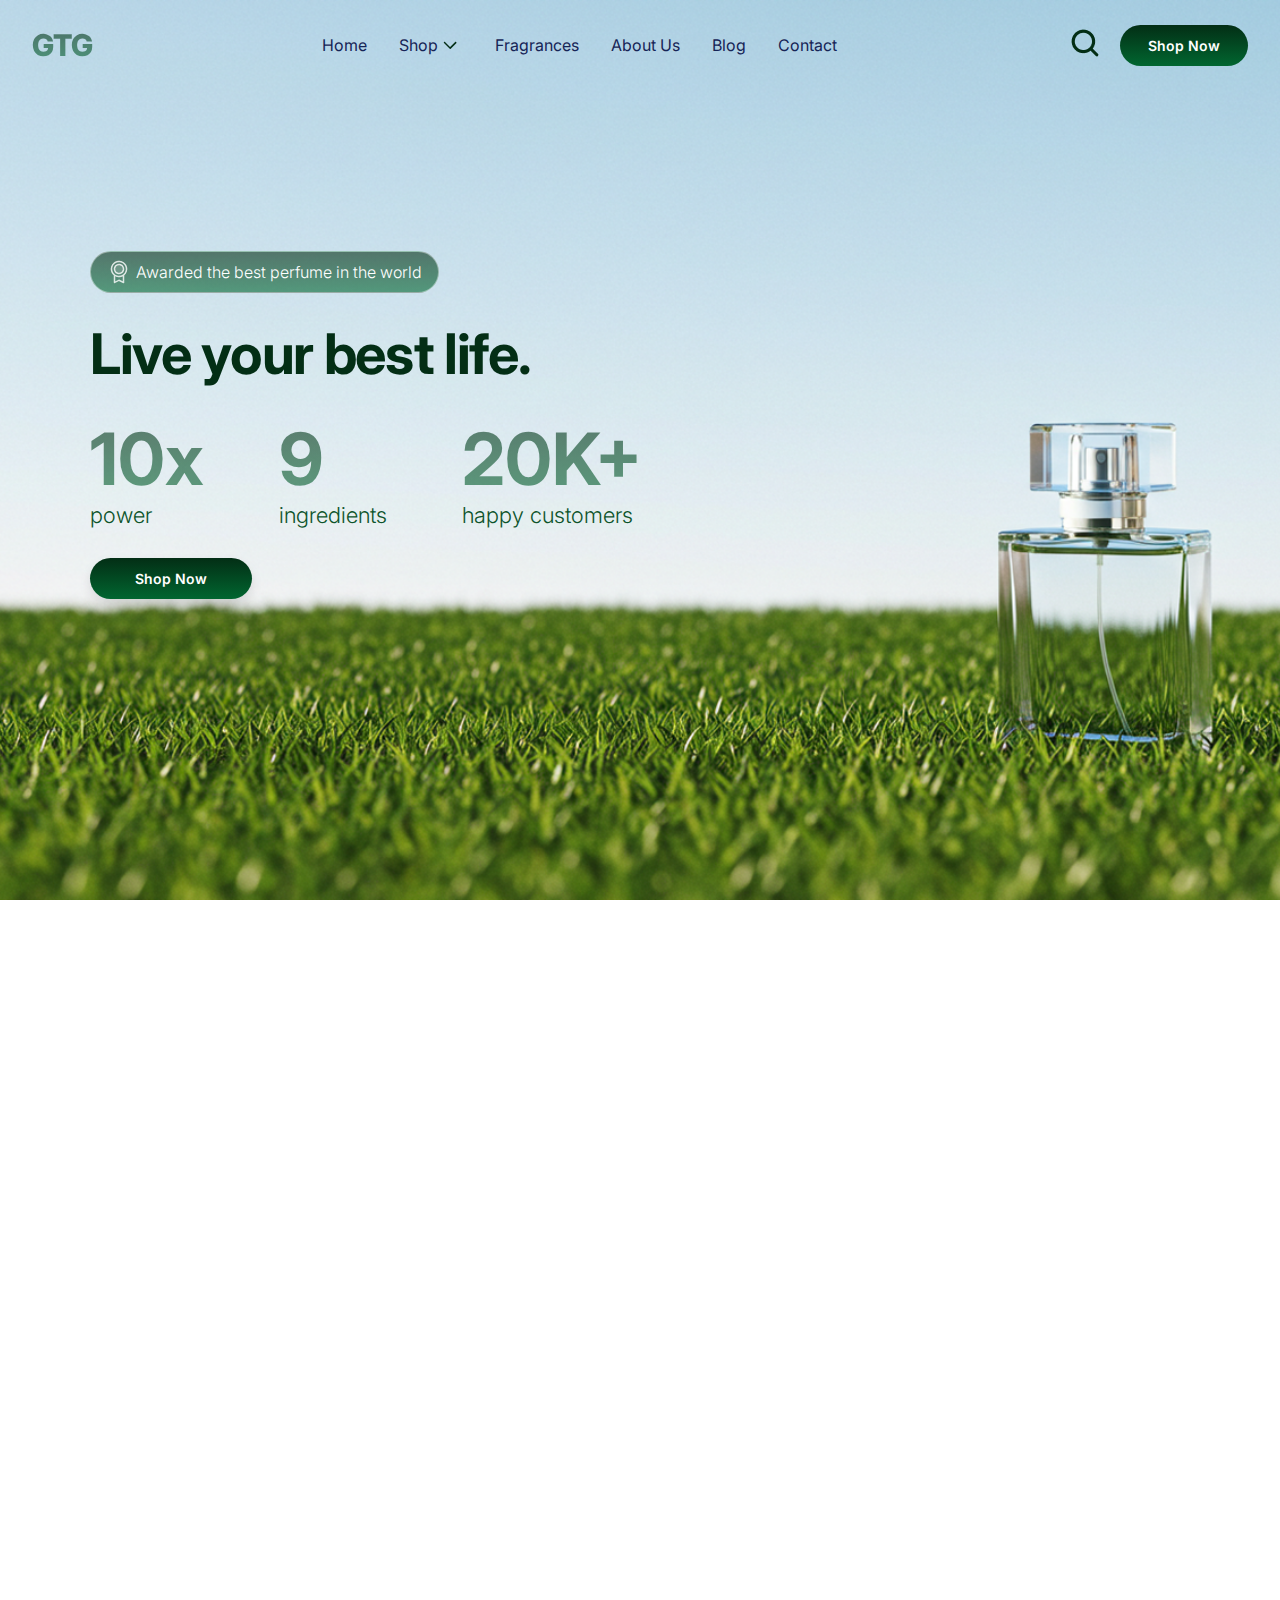
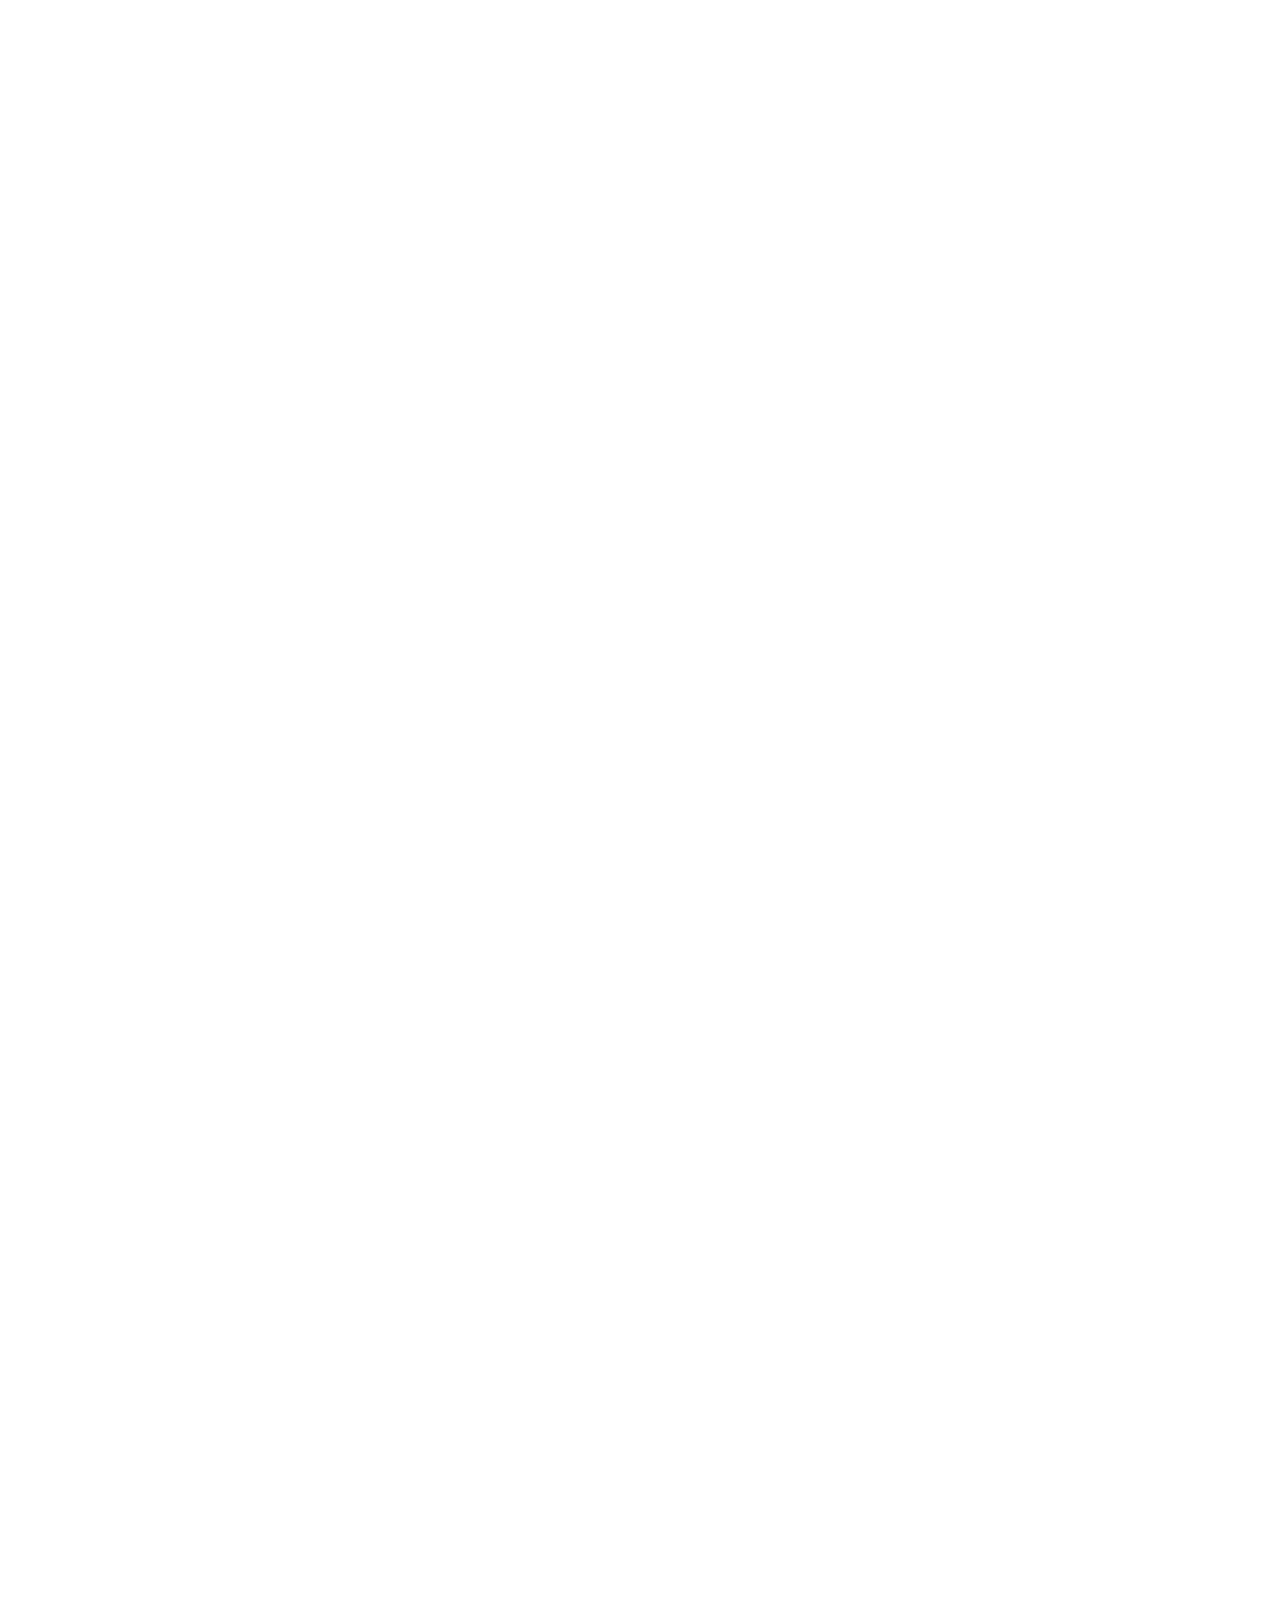
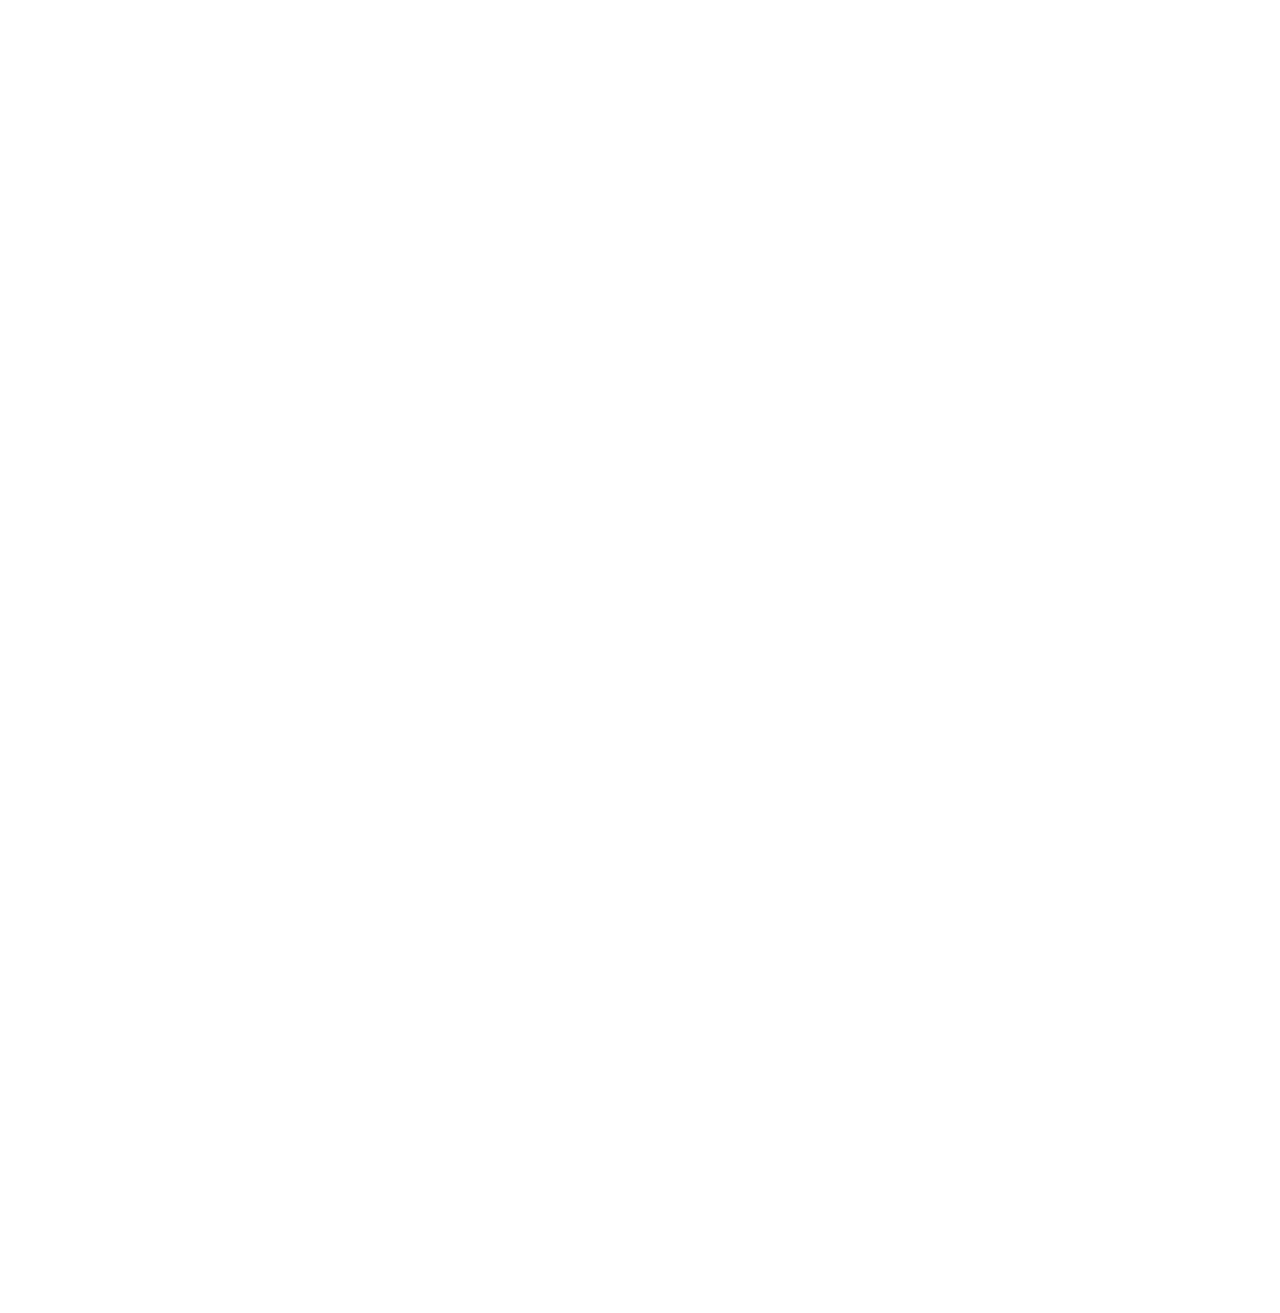
<file: index.html>
<!DOCTYPE html>
<html lang="en">
<head>
  <meta charset="UTF-8" />
  <meta name="viewport" content="width=device-width, initial-scale=1.0" />
  <title>GTG Perfumes</title>

  <!-- Fonts -->
  <link rel="preconnect" href="https://fonts.googleapis.com" />
  <link rel="preconnect" href="https://fonts.gstatic.com" crossorigin />
  <link href="https://fonts.googleapis.com/css2?family=Inter:wght@300;400;600;700;800&display=swap" rel="stylesheet"/>

  <!-- CSS -->
  <link rel="stylesheet" href="css/variables.css" />
  <link rel="stylesheet" href="css/main.css" />
  <link rel="stylesheet" href="css/responsive.css" />
</head>
<body>

<!-- =========================
     HEADER / NAVBAR
========================= -->
<header class="header">
  <div class="nav-container">

    <a href="#home" class="logo">GTG</a>

    <nav class="nav-links">
      <a href="#home">Home</a>
      <a href="#product" class="has-dropdown">
        <span>Shop</span>
        <img src="assets/icons/arrow-down.png" alt="arrow down">
      </a>
      <a href="#product">Fragrances</a>
      <a href="#stats-container">About Us</a>
      <a href="#comparison">Blog</a>
      <a href="#footer">Contact</a>
    </nav>

    <div class="nav-actions">
      <span class="search-icon">
        <img src="assets/icons/search-icon.png" alt="Search">
      </span>

      <!-- Hamburger Menu for Mobile -->
      <button class="hamburger" aria-label="Open menu">
        ☰
      </button>

      <a href="#product" class="btn-primary desktop-only">Shop Now</a>
    </div>
  </div>

  <!-- Mobile Menu -->
  <div class="mobile-menu">
    <a href="#home">Home</a>
    <a href="#product">Shop</a>
    <a href="#product">Fragrances</a>
    <a href="#stats-container">About Us</a>
    <a href="#comparison">Blog</a>
    <a href="#footer">Contact</a>
  </div>
</header>

<!-- =========================
     HERO SECTION
========================= -->
<section id="home" class="hero fade-on-scroll">
  <div class="hero-container">

    <div class="hero-content">

      <div class="hero-badge">
        <img src="assets/icons/badge-medal.png" alt="badge-medal" >
        Awarded the best perfume in the world
      </div>

      <h1 class="hero-title">Live your best life.</h1>

      <!-- Hero Stats -->
      <div class="hero-stats">
        <div class="stat">
          <div class="stat-value">10x</div>
          <div class="stat-label">power</div>
        </div>
        <div class="stat">
          <div class="stat-value">9</div>
          <div class="stat-label">ingredients</div>
        </div>
        <div class="stat">
          <div class="stat-value">20K+</div>
          <div class="stat-label">happy customers</div>
        </div>
      </div>

      <a href="#product" class="btn-primary hero-btn">Shop Now</a>

    </div>
  </div>
</section>


 <!-- =========================
     PRODUCT SECTION
========================= -->
<section class="product fade-on-scroll" id="product">
  <div class="product-container">

    <!-- LEFT: Product Gallery -->
    <div class="product-gallery">

      <!-- Main Image -->
      <div class="gallery-main">
        <img id="mainImage" src="assets/images/product-main.png" alt="GTG Perfume Bottle">

        <!-- Slider Controls -->
        <div class="gallery-controls">
          <button class="gallery-arrow left" aria-label="Previous image">
            <img src="assets/icons/left-slider.png" alt="Previous">
          </button>

          <div class="gallery-dots">
            <img src="assets/icons/dot-filled.png" data-index="0">
            <img src="assets/icons/dot-outline.png" data-index="1">
            <img src="assets/icons/dot-outline.png" data-index="2">
            <img src="assets/icons/dot-outline.png" data-index="3">
          </div>

          <button class="gallery-arrow right" aria-label="Next image">
            <img src="assets/icons/right-slider.png" alt="Next">
          </button>
        </div>
      </div>

      <!-- Thumbnail Images -->
      <div class="gallery-thumbnails">
        <img src="assets/images/thumb-1.png" data-index="0">
        <img src="assets/images/thumb-2.png" data-index="1">
        <img src="assets/images/thumb-3.png" data-index="2">
        <img src="assets/images/thumb-4.png" data-index="3">

        <img src="assets/images/thumb-1.png" data-index="0">
        <img src="assets/images/thumb-2.png" data-index="1">
        <img src="assets/images/thumb-3.png" data-index="2">
        <img src="assets/images/thumb-4.png" data-index="3">
      </div>

    </div>

    <!-- RIGHT: Product Details -->
    <div class="product-details">

      <!-- Product Info -->
      <div class="product-info">
        <h2 class="product-title">GTG Perfumes</h2>
        <div class="product-rating">
          <img src="assets/icons/star-rating.png" alt="4.7 star rating">
          <span>4.7 (999+ reviews)</span>
        </div>
        <p class="product-description">
          Experience the timeless allure backed by modern artistry, captured in every bottle of our fragrance. Crafted for those who seek to elevate their essence with purpose and sophistication.
        </p>
      </div>

      <!-- Subscription Options -->
      <div class="subscription-options">

        <!-- Single Subscription -->
        <div class="subscription-card active">
          <span class="badge-popular">Most Popular</span>
          <div class="subscription-header">
            <div class="subscription-choice">
              <input type="radio" name="subscription" value="Single Subscription" checked>
              <h3>Single Subscription</h3>
            </div>
            <div class="price">
              <span class="new-price">$99.99</span>
              <span class="old-price">$146</span>
            </div>
          </div>

          <!-- Choose Fragrance -->
          <div class="subscription-content">
            <div class="subscription-block">
              <p class="block-title">Choose a fragrance</p>
              <div class="fragrance-options">
                <label class="fragrance-card">
                  <input type="radio" name="single-fragrance" value="Original" checked>
                  <span class="badge-best-seller">BEST-SELLER</span>
                  <span class="fragrance-card-label">Original</span>
                  <img src="assets/images/original.png" alt="Original">
                </label>
                <label class="fragrance-card">
                  <input type="radio" name="single-fragrance" value="Lily">
                  <span class="fragrance-card-label">Lily</span>
                  <img src="assets/images/lily.png" alt="Lily">
                </label>
                <label class="fragrance-card">
                  <input type="radio" name="single-fragrance" value="Rose">
                  <span class="fragrance-card-label">Rose</span>
                  <img src="assets/images/rose.png" alt="Rose">
                </label>
              </div>
            </div>

            <!-- What's Included -->
            <div class="subscription-block">
              <p class="block-title">What’s included</p>
              <div class="included-boxes">
                <div class="included-card">
                  <p class="included-card-label">Every 30 days</p>
                  <img src="assets/images/every-30-days.png" alt="">
                </div>
                <div class="included-card">
                  <p class="included-card-label">One Time <strong class="free">(Free)</strong></p>
                  <div class="included-card-images">
                    <img src="assets/images/one-time-free-1.png" alt="">
                    <img src="assets/images/one-time-free-2.png" alt="">
                    <img src="assets/images/one-time-free-3.png" alt="">
                  </div>
                </div>
              </div>
              <ul class="included-list">
                <li><img src="assets/icons/SealCheck.png" alt="check-box"> <span>1 bottle shipped monthly</span></li>
                <li><img src="assets/icons/SealCheck.png" alt="check-box"> <span><strong>Free</strong> Sampler for original, lily and rose fragrances</span></li>
                <li><img src="assets/icons/SealCheck.png" alt="check-box"> <span><strong>50% OFF Shipping</strong></span></li>
                <li><img src="assets/icons/SealCheck.png" alt="check-box"> <span>Pause or Cancel Anytime after 3 months minimum</span></li>
                <li><img src="assets/icons/SealCheck.png" alt="check-box"> <span>28 Day Money Back Guarantee*</span></li>
              </ul>
            </div>
          </div>
        </div>

        <!-- Double Subscription -->
        <div class="subscription-card">
          <div class="subscription-header">
            <div class="subscription-choice">
              <input type="radio" name="subscription" value="Double Subscription">
              <h3>Double Subscription</h3>
            </div>
            <div class="price">
              <span class="new-price">$169.99</span>
              <span class="old-price">$146</span>
            </div>
          </div>

          <div class="subscription-content">
            <!-- Fragrance 1 -->
            <div class="subscription-block">
              <p class="block-title">Choose Fragrance 1</p>
              <div class="fragrance-options">
                <label class="fragrance-card">
                  <input type="radio" name="double-fragrance-1" value="Original" checked>
                  <span class="badge-best-seller">BEST-SELLER</span>
                  <span class="fragrance-card-label">Original</span>
                  <img src="assets/images/original.png" alt="Original">
                </label>
                <label class="fragrance-card">
                  <input type="radio" name="double-fragrance-1" value="Lily">
                  <span class="fragrance-card-label">Lily</span>
                  <img src="assets/images/lily.png" alt="Lily">
                </label>
                <label class="fragrance-card">
                  <input type="radio" name="double-fragrance-1" value="Rose">
                  <span class="fragrance-card-label">Rose</span>
                  <img src="assets/images/rose.png" alt="Rose">
                </label>
              </div>
            </div>

            <!-- Fragrance 2 -->
            <div class="subscription-block">
              <p class="block-title">Choose Fragrance 2</p>
              <div class="fragrance-options">
                <label class="fragrance-card">
                  <input type="radio" name="double-fragrance-2" value="Original">
                  <span class="badge-best-seller">BEST-SELLER</span>
                  <span class="fragrance-card-label">Original</span>
                  <img src="assets/images/original.png" alt="Original">
                </label>
                <label class="fragrance-card">
                  <input type="radio" name="double-fragrance-2" value="Lily">
                  <span class="fragrance-card-label">Lily</span>
                  <img src="assets/images/lily.png" alt="Lily">
                </label>
                <label class="fragrance-card">
                  <input type="radio" name="double-fragrance-2" value="Rose">
                  <span class="fragrance-card-label">Rose</span>
                  <img src="assets/images/rose.png" alt="Rose">
                </label>
              </div>
            </div>

            <!-- What's Included -->
            <div class="subscription-block">
              <p class="block-title">What’s included</p>
              <div class="included-boxes">
                <div class="included-card">
                  <p class="included-card-label">Every 30 days</p>
                  <img src="assets/images/every-30-days.png" alt="">
                </div>
                <div class="included-card">
                  <p class="included-card-label">One Time <strong class="free">(Free)</strong></p>
                  <div class="included-card-images">
                    <img src="assets/images/one-time-free-1.png" alt="">
                    <img src="assets/images/one-time-free-2.png" alt="">
                    <img src="assets/images/one-time-free-3.png" alt="">
                  </div>
                </div>
              </div>
              <ul class="included-list">
                <li><img src="assets/icons/SealCheck.png" alt="check-box"> <span>1 bottle shipped monthly</span></li>
                <li><img src="assets/icons/SealCheck.png" alt="check-box"> <span><strong>Free</strong> Sampler for original, lily and rose fragrances</span></li>
                <li><img src="assets/icons/SealCheck.png" alt="check-box"> <span><strong>50% OFF Shipping</strong></span></li>
                <li><img src="assets/icons/SealCheck.png" alt="check-box"> <span>Pause or Cancel Anytime after 3 months minimum</span></li>
                <li><img src="assets/icons/SealCheck.png" alt="check-box"> <span>28 Day Money Back Guarantee*</span></li>
              </ul>
            </div>
          </div>
        </div>

      </div>

      <!-- Add to Cart Button -->
      <a href="#" class="add-to-cart-btn">Add to Cart</a>

    </div>
  </div>
</section>


<!-- Our collections -->
<section class="collection fade-on-scroll">
  <div class="collection-container">

    <!-- LEFT: Accordion List -->
    <div class="accordion-list">
      <h2 class="collection-title">Our Collection</h2>

      <div class="accordion-items">
      <div class="accordion-item active">
        <button class="accordion-header">
          <span>Signature Scents</span>
          <img class="minus" src="assets\icons\minus.png" alt="minus-icon">
        </button>
        <div class="accordion-content">
          <p>Discover our curated line of signature perfumes, designed to become your daily companion.</p>
        </div>
      </div>

      <div class="accordion-item">
        <button class="accordion-header">
          <span>Signature Scents</span>
          <img class="plus" src="assets\icons\plus.png" alt="plus-icon">
        </button>
        <div class="accordion-content">
          <p>Discover our curated line of signature perfumes, designed to become your daily companion.</p>
        </div>
      </div>

      <div class="accordion-item">
        <button class="accordion-header">
          <span>Signature Scents</span>
          <img class="plus" src="assets\icons\plus.png" alt="plus-icon">
        </button>
        <div class="accordion-content">
          <p>Discover our curated line of signature perfumes, designed to become your daily companion.</p>
        </div>
      </div>

      <div class="accordion-item">
        <button class="accordion-header">
          <span>Signature Scents</span>
          <img class="plus" src="assets\icons\plus.png" alt="plus-icon">
        </button>
        <div class="accordion-content">
          <p>Discover our curated line of signature perfumes, designed to become your daily companion.</p>
        </div>
      </div>
      </div>
    </div>

    <!-- RIGHT: Image -->
    <div class="collection-image">
      <img src="assets/images/our-collection.png" alt="Perfume Collection">
    </div>

  </div>
</section>


<!-- STATS SECTION -->
<section class="stats fade-on-scroll">
  <div class="stats-container" id="stats-container">

    <div class="stat-item">
      <h3 data-target="84">0%</h3>
      <p>Lorem ipsum dolor sit amet, consectetur adipiscing elit</p>
    </div>

    <div class="stat-item">
      <h3 data-target="78">0%</h3>
      <p>Lorem ipsum dolor sit amet, consectetur adipiscing elit</p>
    </div>

    <div class="stat-item">
      <h3 data-target="89">0%</h3>
      <p>Lorem ipsum dolor sit amet, consectetur adipiscing elit</p>
    </div>

    <div class="stat-item">
      <h3 data-target="90">0%</h3>
      <p>Lorem ipsum dolor sit amet, consectetur adipiscing elit</p>
    </div>
  </div>
</section>


<!-- Why GTG is the #1 Choice  -->
<section class="comparison fade-on-scroll" id="comparison">
  <div class="comparison-container">

    <h2 class="dashes">---</h2>
    <h2 class="comparison-title">Why GTG is the #1 Choice </h2>

    <div class="comparison-table-wrapper">
      <table class="comparison-table">
        <thead>
          <tr>
            <th>Qualities</th>
            <th class="highlight" data-col="2">
              <img src="assets/images/gtg.png" alt="GTG">
              <span class="highlighted-title">GTG</span>
            </th>
            <th data-col="3">
              <img src="assets/images/arose.png" alt="Arise">
              <span>Arose</span>
            </th>
            <th data-col="4">
              <img src="assets/images/bella.png" alt="Bella">
              <span>Bella</span>
            </th>
            <th data-col="5">
              <img src="assets/images/daisies.png" alt="Daisies">
              <span>Daisies</span>
            </th>
          </tr>
        </thead>

        <tbody>
          <tr>
            <td>Potency Concentration</td>
            <td class="highlight">10x</td>
            <td>1x</td>
            <td>1x</td>
            <td>10x</td>
          </tr>

          <tr>
            <td>Longevity</td>
            <td class="highlight"><img src="assets/icons/check.svg"></td>
            <td><img src="assets/icons/cross.png"></td>
            <td><img src="assets/icons/cross.png"></td>
            <td><img src="assets/icons/check-outline.png"></td>
          </tr>

          <tr>
            <td>Sillage</td>
            <td class="highlight"><img src="assets/icons/check.svg"></td>
            <td><img src="assets/icons/cross.png"></td>
            <td><img src="assets/icons/cross.png"></td>
            <td><img src="assets/icons/cross.png"></td>
          </tr>

          <tr>
            <td>Bottle Design Score</td>
            <td class="highlight">9</td>
            <td>5</td>
            <td>6</td>
            <td>2</td>
          </tr>

          <tr>
            <td>Blend & Harmony</td>
            <td class="highlight"><img src="assets/icons/check.svg"></td>
            <td><img src="assets/icons/cross.png"></td>
            <td><img src="assets/icons/cross.png"></td>
            <td><img src="assets/icons/cross.png"></td>
          </tr>

          <tr>
            <td>Skin Compatibility</td>
            <td class="highlight"><img src="assets/icons/check.svg"></td>
            <td><img src="assets/icons/cross.png"></td>
            <td><img src="assets/icons/cross.png"></td>
            <td><img src="assets/icons/cross.png"></td>
          </tr>

          <tr>
            <td>Scent Profile</td>
            <td class="highlight"><img src="assets/icons/check.svg"></td>
            <td><img src="assets/icons/check-outline.png"></td>
            <td><img src="assets/icons/cross.png"></td>
            <td><img src="assets/icons/check-outline.png"></td>
          </tr>

          <tr>
            <td>Price vs Quality</td>
            <td class="highlight"><img src="assets/icons/check.svg"></td>
            <td><img src="assets/icons/check-outline.png"></td>
            <td><img src="assets/icons/cross.png"></td>
            <td><img src="assets/icons/check-outline.png"></td>
          </tr>
        </tbody>
      </table>
    </div>

    <a href="#" class="btn-primary comparision-cta">Try it Risk-Free</a>

  </div>
</section>


<!-- FOOTER -->
<footer class="site-footer fade-on-scroll" id="footer">

  <div class="footer-inner">

    <h2 class="footer-logo">GTG</h2>

    <div class="footer-grid">

      <!-- LEFT SECTION -->
      <div class="footer-left">
        <div class="footer-links-social">

          <!-- Footer Links -->
          <div class="footer-links">
            <ul>
              <li><a href="#home">Home</a></li>
              <li><a href="#product">Shop</a></li>
              <li><a href="#product">Fragrances</a></li>
            </ul>
          </div>

          <div class="footer-links">
            <ul>
              <li><a href="#stats-container">About Us</a></li>
              <li><a href="#comparison">Blog</a></li>
              <li><a href="#footer">Contact</a></li>
            </ul>
          </div>

          <!-- Socials -->
          <div class="footer-social">
            <a href="#">
              <img src="assets/icons/Facebook.png" alt="">
              <span>Facebook</span>
            </a>
            <a href="#">
              <img src="assets/icons/Instagram.png" alt="">
              <span>Instagram</span>
            </a>
            <a href="#">
              <img src="assets/icons/X.png" alt="">
              <span>X</span>
            </a>
          </div>

        </div>
      </div>

      <!-- RIGHT SECTION -->
      <div class="footer-right">
        <h4>
          Join our newsletter to stay up to date on features and releases.
        </h4>

        <form class="newsletter-form">
          <input type="email" placeholder="Enter your email" required>
          <button type="submit">Subscribe</button>
        </form>

        <p class="footer-privacy">
          By subscribing you agree with our
          <a href="#">Privacy Policy</a> and provide consent to receive updates from our company.
        </p>
      </div>

    </div>
  </div>
</footer>

  <script src="js/main.js"></script>

</body>
</html>
</file>
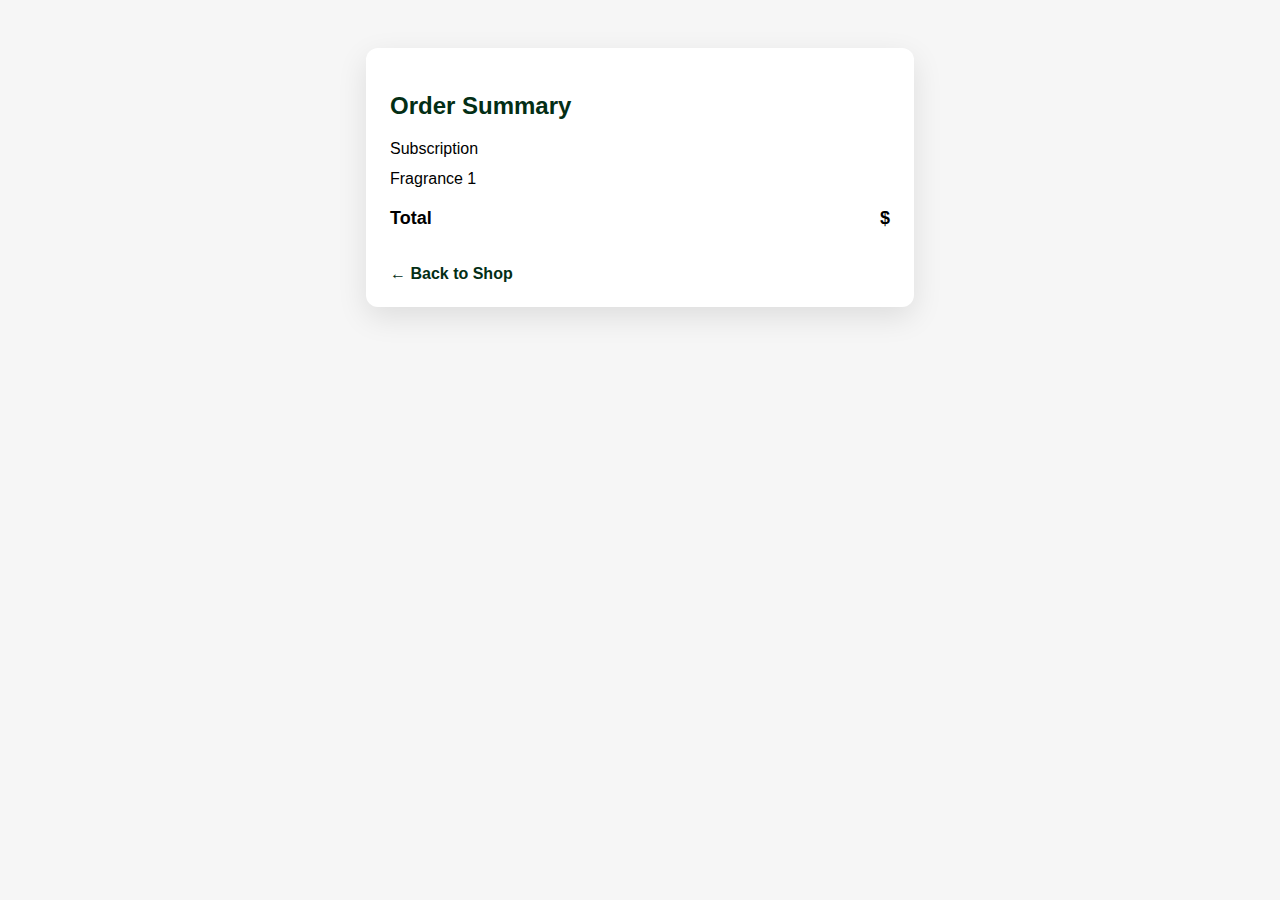
<file: invoice.html>
<!DOCTYPE html>
<html lang="en">
<head>
  <meta charset="UTF-8" />
  <title>Order Invoice</title>
  <meta name="viewport" content="width=device-width, initial-scale=1.0" />

  <style>
    body {
      font-family: Arial, sans-serif;
      background: #f6f6f6;
      padding: 40px;
    }

    .invoice {
      max-width: 500px;
      margin: auto;
      background: #fff;
      padding: 24px;
      border-radius: 12px;
      box-shadow: 0 10px 30px rgba(0,0,0,0.1);
    }

    h2 {
      margin-bottom: 20px;
      color: #032E15;
    }

    .row {
      display: flex;
      justify-content: space-between;
      margin-bottom: 12px;
    }

    .total {
      font-weight: bold;
      font-size: 18px;
      margin-top: 20px;
    }

    a {
      display: inline-block;
      margin-top: 24px;
      text-decoration: none;
      color: #032E15;
      font-weight: bold;
    }
  </style>
</head>
<body>

  <div class="invoice">
    <h2>Order Summary</h2>

    <div class="row">
      <span>Subscription</span>
      <span id="plan"></span>
    </div>

    <div class="row">
      <span>Fragrance 1</span>
      <span id="fragrance1"></span>
    </div>

    <div class="row" id="fragrance2-row" style="display:none;">
      <span>Fragrance 2</span>
      <span id="fragrance2"></span>
    </div>

    <div class="row total">
      <span>Total</span>
      <span>$<span id="price"></span></span>
    </div>

    <a href="index.html">← Back to Shop</a>
  </div>

  <script>
    const params = new URLSearchParams(window.location.search);

    const plan = params.get("plan");
    const fragrance1 = params.get("fragrance1");
    const fragrance2 = params.get("fragrance2");
    const price = params.get("price");

    document.getElementById("plan").textContent = plan;
    document.getElementById("fragrance1").textContent = fragrance1;
    document.getElementById("price").textContent = price;

    if (fragrance2) {
      document.getElementById("fragrance2").textContent = fragrance2;
      document.getElementById("fragrance2-row").style.display = "flex";
    }
  </script>

</body>
</html>
</file>
<file: css/variables.css>
:root {
  /* ============================
     FONT FAMILIES
  ============================ */
  --font-primary: 'Inter', sans-serif;
  --font-secondary: 'Oxanium', sans-serif;

  /* ============================
     FONT WEIGHTS
  ============================ */
  --fw-light: 300;
  --fw-regular: 400;
  --fw-medium: 500;
  --fw-semibold: 600;
  --fw-bold: 700;
  --fw-extrabold: 800;

  /* ============================
     FONT SIZES
  ============================ */
  --fs-xxs: 12px;
  --fs-xs: 13px;
  --fs-sm: 14px;
  --fs-base: 16px;
  --fs-md: 18px;
  --fs-lg: 20px;
  --fs-xl: 22px;

  --fs-2xl: 30px;
  --fs-3xl: 36px;
  --fs-4xl: 40px;
  --fs-5xl: 56px;
  --fs-6xl: 72px;

  /* ============================
     LINE HEIGHTS
  ============================ */
  --lh-tight: 1.2;
  --lh-normal: 1.4;
  --lh-relaxed: 1.6;

  /* ============================
     LETTER SPACING
  ============================ */
  --ls-tight: -1.33px;
  --ls-wide: 0.9px;
  --ls-normal: 0px;

  /* ============================
     CORE COLORS
  ============================ */
  --color-black: #000000;
  --color-white: #ffffff;

  --color-primary: #032E15;
  --color-nav-link: #162456;

  --color-text-muted: #B8B8B8;
  --color-text-table: #666666;
  --color-table-header: #322D2D;

  --color-table-column-bg: #F0FDF4;

  --color-footer-btn: #653B09;

  /* ============================
     GRADIENTS
  ============================ */
  --gradient-primary: linear-gradient(
    180deg,
    #032E15 0%,
    #016630 100%
  );

  --gradient-secondary: linear-gradient(
    180deg,
    rgba(3, 46, 21, 0.6) 0%,
    rgba(1, 102, 48, 0.6) 100%
  );
}
</file>
<file: css/main.css>
/* GLOBAL */
* {
  margin: 0;
  padding: 0;
  box-sizing: border-box;
}

html {
  scroll-behavior: smooth;
}

body {
  font-family: var(--font-primary);
  overflow-x: hidden;
  -webkit-font-smoothing: antialiased;
}


/* =========================
     REUSABLE COMPONENTS
========================= */
.btn-primary {
  padding: 12px 28px;
  border-radius: 50px;
  font-size: var(--fs-sm);
  font-weight: var(--fw-semibold);
  color: var(--color-white);
  text-decoration: none;
  background: var(--gradient-primary);
}

.btn-primary:hover {
  background-color: var(--color-primary-dark); /* darker shade of primary */
  transform: translateY(-2px);
  box-shadow: 0 4px 12px rgba(0,0,0,0.15);
}

/* =========================
     NAVBAR
========================= */
.header {
  position: absolute;
  top: 0;
  width: 100%;
  z-index: 20;
}

.nav-container {
  max-width: 1400px;
  margin: 0 auto;
  padding: 24px 32px;
  display: flex;
  align-items: center;
  justify-content: space-between;
}

.logo {
  font-size: var(--fs-2xl);
  font-weight: var(--fw-extrabold);
  background: var(--gradient-secondary);
  -webkit-background-clip: text;
  color: transparent;
}

.nav-links {
  display: flex;
  align-items: center;
  justify-content: center;
  gap: 32px;
}

.nav-links a {
  text-decoration: none;
  font-size: var(--fs-base);
  color: var(--color-nav-link);
}

.has-dropdown {
  display: flex;
  justify-content: center;
  align-items: center;
}

.nav-actions {
  display: flex;
  align-items: center;
  gap: 16px;
}

.hamburger {
  display: none;
  background: none;
  border: none;
  font-size: 28px;
  cursor: pointer;
}

.mobile-menu {
  display: none;
}

/* =========================
     HERO SECTION
========================= */
.hero {
  min-height: 100vh;
  background: url("../assets/images/hero-bg.png") center / cover no-repeat;
  display: flex;
  align-items: center;
  padding-top: 30px;
}

.hero-container {
  max-width: 1200px;
  margin-left: 90px;
  margin-bottom: 80px;
}

.hero-content {
  max-width: 692px;
  display: flex;
  flex-direction: column;
  align-items: flex-start;
  gap: 30px;
}

.hero-badge {
  width: fit-content;
  padding: 8px 16px;
  border-radius: 50px;
  display: flex;
  justify-content: center;
  align-items: center;
  gap: 5px;
  font-size: var(--fs-base);
  font-weight: var(--fw-light);
  color: var(--color-white);
  background: var(--gradient-secondary);
  border: 0.5px solid rgba(255, 255, 255, 0.4);
}

.hero-title {
  font-size: var(--fs-5xl);
  font-weight: var(--fw-bold);
  line-height: 112%;
  letter-spacing: var(--ls-tight);
  color: var(--color-primary);
}

.hero-stats {
  display: flex;
  gap: 75px;
}

.stat {
  display: flex;
  flex-direction: column;
  align-items: flex-start;
}

.stat-value {
  font-size: var(--fs-6xl);
  font-weight: var(--fw-bold);
  background: var(--gradient-secondary);
  -webkit-background-clip: text;
  color: transparent;
}

.stat-label {
  font-size: var(--fs-xl);
  font-weight: var(--fw-light);
  color: #0D542B;
}

.hero-btn {
  width: fit-content;
  padding: 12px 45px;
  box-shadow: 0px 6px 12px rgba(0, 0, 0, 0.1);
}


/* =========================
     PRODUCT PAGE
========================= */

/* Container */
.product-container {
  max-width: 1400px;
  margin: 100px auto;
  padding: 0 32px;
  display: grid;
  grid-template-columns: 1fr 1fr;
  gap: 90px;
}

.product {
  margin: 0;
}

/* -------------------------
   LEFT: Product Gallery
-------------------------- */
.product-gallery {
  display: flex;
  flex-direction: column;
  gap: 24px;
}

.gallery-main {
  position: relative;
  border-radius: 16px;
  display: flex;
  align-items: center;
  justify-content: center;
}

.gallery-main img {
  width: 100%;
  max-width: 100%;
  height: auto;
  object-fit: contain;
}

/* Gallery Arrows */
.gallery-arrow {
  position: absolute;
  top: 95%;
  transform: translateY(-50%);
  background: none;
  border: none;
  cursor: pointer;
}

.gallery-arrow.left {
  left: 20px;
}

.gallery-arrow.right {
  right: 20px;
}

/* Gallery Dots */
.gallery-dots {
  position: absolute;
  bottom: 20px;
  left: 50%;
  transform: translateX(-50%);
  display: flex;
  gap: 8px;
  cursor: pointer;
}

/* Thumbnails */
.gallery-thumbnails {
  display: grid;
  grid-template-columns: repeat(4, 1fr);
  gap: 12px;
  width: 100%;
}

.gallery-thumbnails img {
  width: 100%;
  aspect-ratio: 1/1;
  object-fit: cover;
  border-radius: 8px;
  cursor: pointer;
}

.gallery-thumbnails img.active {
  outline: 2px solid var(--color-primary);
}

/* -------------------------
   RIGHT: Product Details
-------------------------- */

/* Product Info */
.product-info {
  display: flex;
  flex-direction: column;
  gap: 20px;
  margin-bottom: 50px;
}

.product-title {
  font-size: var(--fs-3xl);
  font-weight: var(--fw-semibold);
  color: var(--color-primary);
}

.product-rating {
  display: flex;
  align-items: center;
  gap: 6px;
  color: var(--color-text-table);
}

.product-rating span {
  font-size: var(--fs-xs);
  color: var(--color-primary);
  font-weight: var(--fw-light);
}

.product-description {
  font-size: var(--fs-base);
  font-weight: var(--fw-light);
  color: var(--color-primary);
  line-height: var(--lh-relaxed);
}

/* -------------------------
   Subscription Cards
-------------------------- */
.subscription-options {
  display: flex;
  flex-direction: column;
  gap: 8px;
}

.subscription-card {
  position: relative;
  border: 1px solid #B8B8B8;
  border-radius: 8px;
  padding: 15px;
}

.subscription-card.active {
  border: 1px solid #919798;
  box-shadow: 0 12px 30px rgba(0,0,0,0.08);
}

.badge-popular {
  position: absolute;
  top: -13px;
  left: 0;
  transform: translateY(-50%);
  width: 100%;
  background: var(--gradient-primary);
  color: var(--color-white);
  font-size: var(--fs-lg);
  font-weight: var(--fw-bold);
  text-align: center;
  padding: 6px 16px;
  border-top-left-radius: 8px;
  border-top-right-radius: 8px;
}

/* Subscription Header */
.subscription-header {
  display: flex;
  align-items: center;
  justify-content: space-between;
  border-bottom: 1px solid transparent;
  padding-bottom: 10px;
}

.subscription-card.active .subscription-header {
  border-color: #919798;
}

.subscription-choice {
  display: flex;
  gap: 12px;
}

.subscription-header input[type="radio"] {
  accent-color: var(--color-primary);
  cursor: pointer;
}

.price {
  display: flex;
  justify-content: center;
  align-items: center;
  gap: 11px;
}

.new-price {
  font-size: var(--fs-lg);
  font-weight: var(--fw-bold);
  line-height: 30px;
}

.old-price {
  font-size: var(--fs-lg);
  font-weight: var(--fw-light);
  line-height: 30px;
  color: var(--color-text-muted);
  text-decoration: line-through;
}

.subscription-header h3 {
  font-size: var(--fs-lg);
  font-weight: var(--fw-light);
  color: var(--color-primary);
}

/* -------------------------
   Subscription Content
-------------------------- */
.subscription-content {
  display: none;
}

.subscription-card.active .subscription-content {
  display: block;
}

.subscription-block {
  display: flex;
  flex-direction: column;
  gap: 8px;
  margin-top: 24px;
}

.block-title {
  font-size: var(--fs-base);
  font-weight: var(--fw-light);
  color: var(--color-primary);
  margin-bottom: 12px;
}

/* Fragrance Options */
.fragrance-options {
  display: flex;
  gap: 16px;
  width: 400px;
   position: relative;
}

.fragrance-card {
  flex: 1;
  background: #f9f9f9;
  border-radius: 10px;
  padding: 12px;
  display: flex;
  flex-direction: column;
  align-items: center;
  gap: 6px;
  position: relative;
  border: 1px solid #e5e5e5;
  transition: all 0.2s ease;
}

.fragrance-card input[type="radio"] {
  position: absolute;
  top: 10px;
  left: 10px;
  accent-color: var(--color-primary);
  cursor: pointer;
}

.fragrance-card-label {
  font-size: var(--fs-xs);
  font-weight: var(--fw-light);
  color: #919798;
  text-align: center;
}

.fragrance-card input:checked ~ .fragrance-card-label {
  font-weight: var(--fw-bold);
  color: var(--color-primary);
}

.fragrance-card input:checked ~ img {
  opacity: 1;
}

.fragrance-card:has(input:checked) {
  border: 1.5px solid var(--color-primary);
  background: var(--color-table-column-bg);
}

.fragrance-card:hover {
  border-color: var(--color-primary);
  cursor: pointer;
}

.badge-best-seller { 
  background: linear-gradient(180deg, #032E15 0%, #016630 100%); 
  color: var(--color-white); 
  padding: 4px 8px; 
  border-top-left-radius: 8px; 
  border-bottom-right-radius: 8px; 
  font-size: 10px; 
  font-weight: var(--fw-bold); 
  position: absolute; top: 0; 
  left: 38px; 
  transform: translateY(-50%); 
}

/* Included Boxes */
.included-boxes {
  display: grid;
  grid-template-columns: 1fr 2fr;
  gap: 16px;
  margin-bottom: 16px;
}

.included-card {
  flex: 1;
  border: 1px solid #919798;
  border-radius: 12px;
  padding: 16px;
  text-align: center;
}

.included-card-label {
  font-size: var(--fs-base);
  font-weight: var(--fw-light);
  color: #6F7577;
}

.free {
  font-size: var(--fs-base);
  font-weight: var(--fw-bold);
  color: var(--color-primary);
}

.included-card-images {
  display: flex;
  justify-content: space-around;
  align-items: center;
  margin-top: 30px;
}

/* Included List */
.included-list {
  padding-left: 16px;
  list-style: none;
  display: flex;
  flex-direction: column;
  gap: 8px;
}

.included-list li {
  display: flex;
  align-items: center;
  gap: 6px;
}

.included-list li img {
  width: 14px;
  height: 14px;
}

.included-list li span {
  font-size: var(--fs-sm);
  font-weight: var(--fw-light);
  color: var(--color-primary);
}

.included-list li span strong {
  font-weight: var(--fw-bold);
}

/* Add to Cart Button */
.add-to-cart-btn {
  width: 100%;
  margin-top: 32px;
  padding: 14px;
  border-radius: 50px;
  background: var(--gradient-primary);
  color: var(--color-white);
  font-weight: var(--fw-semibold);
  text-align: center;
  text-decoration: none;
  display: block;
}



/* =========================
   COLLECTION SECTION
============================ */

.collection-container {
  max-width: 1400px;
  display: grid;
  grid-template-columns: 1fr 1fr;
  gap: 90px;
  align-items: center;
  margin: 80px auto;
  padding: 0 32px;
}

/* Left Accordion List */
.accordion-list {
  display: flex;
  flex-direction: column;
  gap: 30px;
}

.collection-title {
  font-size: var(--fs-3xl);
  font-weight: var(--fw-semibold);
  color: var(--color-primary);
}

.accordion-items {
  display: flex;
  flex-direction: column;
  gap: 12px;
}

.accordion-item {
  border: 1px solid #CDCDCD;
  border-radius: 8px;
  overflow: hidden;
}

.accordion-item.active .accordion-content {
  display: block;
}

.accordion-header {
  width: 100%;
  display: flex;
  justify-content: space-between;
  align-items: center;
  padding: 24px 32px;
  background: #fff;
  border: none;
  cursor: pointer;
  font-weight: 600;
  color: #032E15;
  font-size: 1rem;
}

.accordion-header span {
  font-size: var(--fs-lg);
  font-weight: var(--fw-bold);
  color: var(--color-primary);
}

.accordion-content {
  display: none;
  padding: 0 24px 24px 24px;
}

.accordion-content p {
  color: #666666;
  font-size: var(--fs-base);
  font-weight: var(--fw-light);
}

/* Right Collection Image */
.collection-image {
  display: flex;
  justify-content: flex-end;
}

.collection-image img {
  width: 100%;
  max-width: 100%;
  height: 700px;
  aspect-ratio: 4 / 5;
  object-fit: cover;
  border-radius: 30px;
}

/* =========================
   STATS SECTION
============================ */

.stats {
  background: var(--gradient-primary);
  padding: 56px 0;
}

.stats-container {
  max-width: 1400px;
  margin: 0 auto;
  padding: 0 32px;
  display: grid;
  grid-template-columns: repeat(4, 1fr);
  gap: 86px;
  text-align: center;
}

.stat-item h3 {
  font-size: var(--fs-4xl);
  font-weight: var(--fw-bold);
  color: var(--color-white);
  margin-bottom: 8px;
}

.stat-item p {
  font-size: var(--fs-base);
  font-weight: var(--fw-light);
  color: var(--color-white);
  line-height: 1.4;
}



/* =========================
   COMPARISON SECTION
============================ */

.comparison {
  padding: 100px 32px;
  background: #fff;
}

.comparison-container {
  max-width: 900px;
  margin: 0 auto;
  display: flex;
  flex-direction: column;
  gap: 40px;
  text-align: center;
}

/* =========================
   TABLE BASE
============================ */

.comparison-table {
  width: 100%;
  border-collapse: collapse;
}

/* =========================
   TABLE HEAD
============================ */

.comparison-table thead th {
  padding: 16px;
  text-align: center;
  font-size: var(--fs-xxs);
  font-weight: var(--fw-light);
  color: var(--color-text-table);
  border-bottom: 1.01px solid var(--color-text-table);
}

/* Column title (Qualities) */
.comparison-table thead th:first-child {
  text-align: left;
  font-size: var(--fs-base);
  font-weight: var(--fw-bold);
  color: var(--color-table-header);
}

/* Header images */
.comparison-table thead img {
  width: 90px;
  height: 80px;
  display: block;
  margin: 0 auto 8px;
}

/* Highlighted header */
.comparison-table thead th.highlight {
  background-color: var(--color-table-column-bg);
  border-bottom: 1.01px dotted var(--color-text-table);
  border-radius: 12px 12px 0 0;
}

/* Default column title */
.comparison-table thead th span {
  font-size: var(--fs-xxs);
  font-weight: var(--fw-light);
  color: var(--color-text-table);
}

/* Active (highlighted) column title */
.comparison-table thead th.highlight span {
  font-size: var(--fs-lg);
  font-weight: var(--fw-light);
  color: var(--color-black);
}

/* =========================
   TABLE BODY
============================ */

.comparison-table tbody td {
  padding: 16px;
  text-align: center;
  font-size: var(--fs-base);
  font-weight: var(--fw-light);
  color: var(--color-text-table);
  border-bottom: 1.01px solid var(--color-text-table);
}

/* Row titles (first column) */
.comparison-table tbody td:first-child {
  text-align: left;
  font-weight: var(--fw-bold);
}

/* Highlighted column */
.comparison-table tbody td.highlight {
  background-color: var(--color-table-column-bg);
  border-bottom: 1.01px dotted var(--color-text-table);
}

/* Icons */
.comparison-table tbody td img {
  width: 20px;
  height: 20px;
}

/* CTA button */
.comparision-cta {
  align-self: center;
  padding: 14px 28px;
  width: fit-content;
  text-decoration: none;
  color: var(--color-white);
  background: var(--gradient-primary);
  border-radius: 50px;
}

/* Column pointer effect */
.comparison-table thead th[data-col] {
  cursor: pointer;
  transition: background-color 0.2s ease;
}
/* =========================
   FOOTER
============================ */

.site-footer {
  background: var(--color-primary);
  padding: 45px 32px;
  color: var(--color-white);
}

.footer-inner {
  max-width: 1200px;
  margin: 0 auto;
}

.footer-logo {
  font-size: var(--fs-4xl);
  font-weight: var(--fw-bold);
  color: var(--color-white);
  margin-bottom: 30px;
}

.footer-grid {
  display: grid;
  grid-template-columns: 1fr 1fr;
  gap: 80px;
  align-items: start;
}

/* LEFT SECTION */
.footer-links-social {
  display: flex;
  gap: 100px;
}

.footer-links ul {
  list-style: none;
  padding: 0;
}

.footer-links a {
  display: block;
  margin-bottom: 12px;
  color: var(--color-white);
  font-family: var(--font-secondary);
  font-size: var(--fs-sm);
  text-decoration: none;
}

.footer-links a:hover {
  color: var(--color-white);
}

.footer-social {
  display: flex;
  flex-direction: column;
  gap: 16px;
}

.footer-social a {
  display: flex;
  align-items: center;
  gap: 10px;
  color: var(--color-white);
  font-family: var(--font-secondary);
  font-size: var(--fs-sm);
  text-decoration: none;
}

/* RIGHT SECTION */
.footer-right {
  display: flex;
  flex-direction: column;
  gap: 16px;
  max-width: 500px;
}

.footer-right h4 {
  font-size: var(--fs-base);
  font-weight: var(--fw-bold);
  color: #FEF3E4;
}

.newsletter-form {
  display: flex;
  gap: 12px;
}

.newsletter-form input {
  flex: 1;
  padding: 12px 14px;
  background: transparent;
  border: 1px solid var(--color-white);
  color: var(--color-white);
}

.newsletter-form input::placeholder {
  color: var(--color-white);
}

.newsletter-form button {
  padding: 12px 20px;
  background: var(--color-footer-btn);
  color: var(--color-white);
  border: none;
  font-size: var(--fs-base);
  font-weight: var(--fw-bold);
  cursor: pointer;
}

.footer-privacy {
  font-family: var(--font-secondary);
  font-size: var(--fs-xxs);
  color: var(--color-white);
  line-height: 1.5;
}

.footer-privacy a {
  color: var(--color-white);
}


/* ==== pages appear on scroll ====== */
.fade-on-scroll {
  opacity: 0;
  transform: translateY(30px);
  transition: opacity 0.8s ease-out, transform 0.8s ease-out;
}

.fade-on-scroll.visible {
  opacity: 1;
  transform: translateY(0);
}
</file>
<file: css/responsive.css>
/* =========================
   TABLET (1024px)
============================ */
@media (max-width: 1024px) {

  /* Navigation */
  .nav-links,
  .desktop-only {
    display: none;
  }

  .hamburger {
    display: block;
  }

  .mobile-menu {
    position: absolute;
    top: 100%;
    left: 50%;
    transform: translateX(-50%);
    width: 90%;
    background: var(--gradient-secondary);
    padding: 24px;
    display: none;
    flex-direction: column;
    gap: 16px;
  }

  .mobile-menu.active {
    display: flex;
  }

  .mobile-menu a {
    color: white;
    text-decoration: none;
  }

  /* Stats Section */
  .stats-container {
    display: grid;
    grid-template-columns: repeat(2, 1fr);
    gap: 40px;
  }

  /* Comparison Table */
  .comparison {
    padding: 80px 24px;
  }

  .comparison-container {
    gap: 32px;
  }

  .comparison-table th,
  .comparison-table td {
    padding: 12px;
  }

  .column-header img {
    width: 70px;
    height: auto;
  }

  .comparison-table thead th span {
    font-size: var(--fs-xs);
  }

  .comparison-table thead th.highlight span {
    font-size: var(--fs-base);
  }
}

/* =========================
   MOBILE (768px)
============================ */
@media (max-width: 768px) {

  /* Hero */
  .hero {
    background: url("../assets/images/hero-bg.png");
    background-size: cover;
    background-repeat: no-repeat;
    background-position: center bottom;
    min-height: 100vh;
  }

  .hero-container {
    margin: 0;
    width: 100%;
    padding: 0 20px;
    display: flex;
    justify-content: center;
  }

  .hero-content {
    align-items: center;
    text-align: center;
    transform: translateY(-80px);
  }

  .hero-title {
    font-size: 36px;
    line-height: 1.2;
  }

  .hero-stats {
    gap: 24px;
  }

  .stat {
    align-items: center;
  }

  .stat-value {
    font-size: 48px;
  }

  .stat-label {
    font-size: var(--fs-base);
  }

  /* Navigation */
  .nav-links {
    display: none;
  }

  .hamburger {
    display: block;
    color: var(--color-primary);
  }

  .mobile-menu {
    display: none;
    flex-direction: column;
    background: #06381f;
    padding: 20px;
  }

  .mobile-menu.active {
    display: flex;
  }

  .mobile-menu a {
    color: white;
    padding: 12px 0;
    text-decoration: none;
    font-size: 16px;
  }

  /* Product Page */
  .product-container {
    grid-template-columns: 1fr;
    gap: 40px;
  }

  .subscription-header h3 {
    font-size: var(--fs-md);
  }

  .fragrance-options {
    width: 100%;
  }

  .gallery-thumbnails {
    display: none;
  }

  .badge-best-seller { 
    padding: 2px 4px; 
    font-size: 6px; 
    position: absolute;
    top: 0; 
    left: 45px; 
    transform: translateY(-50%); 
  }

  /* Collections */
  .collection-container {
    grid-template-columns: 1fr;
    gap: 32px;
    margin: 40px auto;
  }

  .accordion-header {
    padding: 18px 20px;
  }

  .accordion-header span {
    font-size: var(--fs-base);
    font-weight: var(--fw-semibold);
  }

  .accordion-content {
    padding: 0 20px 20px 20px;
  }

  .accordion-content p {
    font-size: var(--fs-sm);
  }

  .collection-image {
    justify-content: center;
  }

  .collection-image img {
    height: 240px;
  }

  /* Stats Section */
  .stats {
    padding: 40px 0;
  }

  .stats-container {
    display: grid;
    grid-template-columns: 1fr 1fr;
    gap: 35px;
  }

  .stat-item h3 {
    font-size: var(--fs-3xl);
  }

  .stat-item p {
    font-size: var(--fs-sm);
  }

  /* Comparison Table */
  .comparison {
    padding: 60px 16px;
  }

  .comparison-table-wrapper {
    overflow-x: auto;
    -webkit-overflow-scrolling: touch;
  }

  .comparison-table {
    min-width: 720px;
    border-collapse: collapse;
  }

  .comparison-table tbody td {
    padding: 12px;
    font-size: var(--fs-sm);
  }

  .comparison-table th:first-child,
  .comparison-table td:first-child {
    position: sticky;
    left: 0;
    background: #ffffff;
    z-index: 2;
    text-align: left;
    width: 160px;
    min-width: 160px;
    max-width: 160px;
  }

  .comparison-table th,
  .comparison-table td {
    padding: 10px;
    font-size: var(--fs-sm);
  }

  .comparison-table thead img {
    width: 56px;
    height: auto;
  }

  .comparison-table tbody img {
    width: 18px;
    height: 18px;
  }

  /* Footer */
  .footer-logo {
    text-align: center;
  }

  .footer-links-social {
    gap: 60px;
  }

  .footer-grid {
    grid-template-columns: 1fr;
  }
}
</file>
